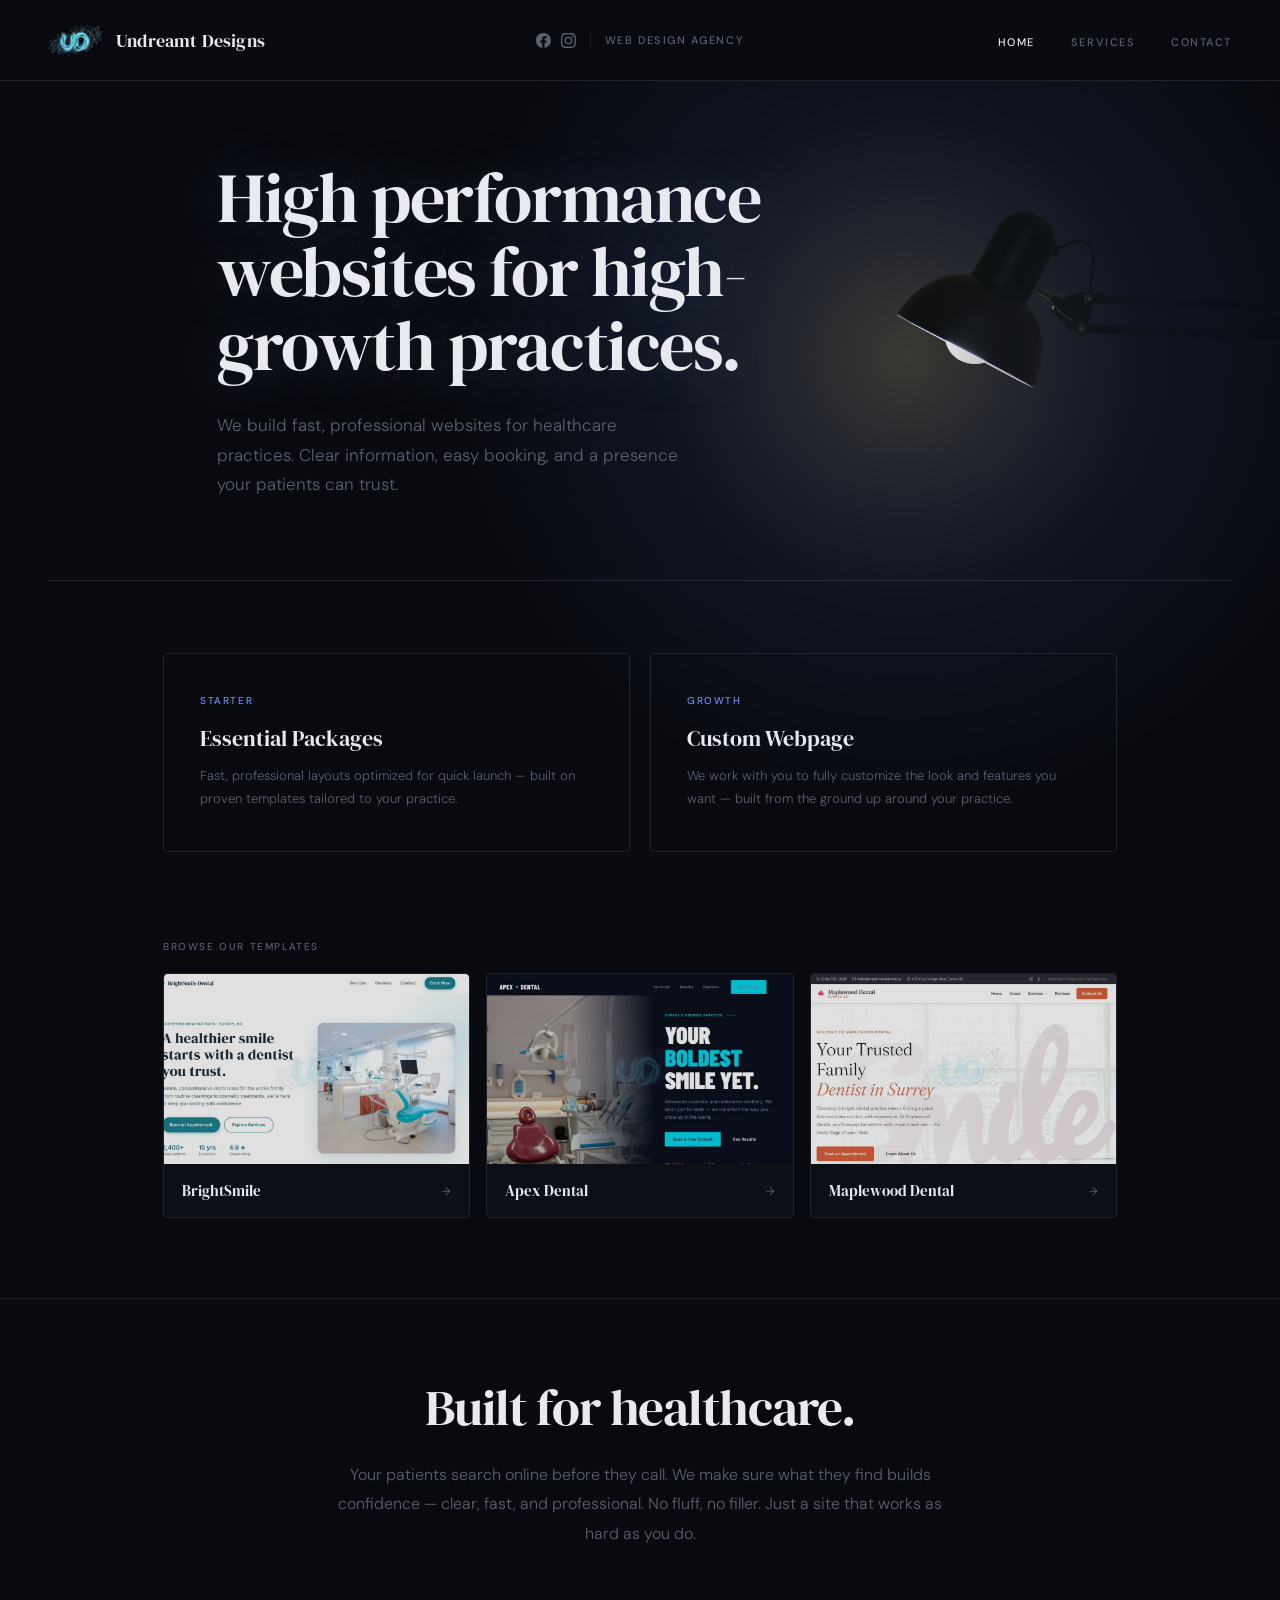
<file: index.html>
<!DOCTYPE html>
<html lang="en">
<head>
  <meta charset="UTF-8" />
  <meta name="viewport" content="width=device-width, initial-scale=1.0" />
  <title>Undreamt Designs</title>
  <link rel="preconnect" href="https://fonts.googleapis.com" />
  <link rel="preconnect" href="https://fonts.gstatic.com" crossorigin />
  <link href="https://fonts.googleapis.com/css2?family=DM+Serif+Display&family=DM+Sans:wght@300;400;500&display=swap" rel="stylesheet" />
  <link rel="stylesheet" href="style.css" />
  <style>
    html { scroll-behavior: smooth; }

    /* ═══════════════════════════════════
       NAV CENTER GROUP (desktop only)
    ═══════════════════════════════════ */
    .nav-center {
      position: absolute;
      left: 50%;
      transform: translateX(-50%);
      display: flex;
      align-items: center;
      gap: 14px;
    }

    .nav-social {
      display: flex;
      align-items: center;
      gap: 10px;
    }

    .nav-social a {
      display: flex;
      align-items: center;
      justify-content: center;
      color: #5A6070;
      transition: color 0.2s ease;
      text-decoration: none;
    }

    .nav-social a:hover { color: #E8EAF0; }

    .nav-social svg {
      width: 15px;
      height: 15px;
      fill: currentColor;
    }

    .nav-agency-label {
      font-size: 11px;
      font-weight: 500;
      letter-spacing: 0.14em;
      text-transform: uppercase;
      color: #5A6070;
    }

    .nav-divider {
      width: 1px;
      height: 14px;
      background: #1E2330;
    }

    /* Mobile social row — hidden on desktop */
    .nav-mobile-social-row {
      display: none;
    }

    /* ═══════════════════════════════════
       TEMPLATE SHOWCASE
    ═══════════════════════════════════ */
    .templates-section {
      max-width: 1050px;
      margin: 0 auto;
      padding: 0 48px 80px;
    }

    .templates-label {
      font-size: 10px;
      font-weight: 500;
      letter-spacing: 0.16em;
      text-transform: uppercase;
      color: #5A6070;
      margin-bottom: 20px;
      padding-top: 8px;
    }

    .templates-grid {
      display: grid;
      grid-template-columns: repeat(3, 1fr);
      gap: 16px;
    }

    .template-card {
      border: 1px solid #1E2330;
      border-radius: 4px;
      overflow: visible;
      transition: transform 0.3s cubic-bezier(0.34, 1.56, 0.64, 1),
                  box-shadow 0.3s ease,
                  border-color 0.25s ease;
      position: relative;
      background: #0D0F16;
    }

    .template-card:hover {
      transform: scale(1.045) translateY(-6px);
      box-shadow: 0 24px 48px rgba(0,0,0,0.55);
      border-color: #6C8EF5;
      z-index: 10;
    }

    .template-thumb-wrap {
      overflow: hidden;
      border-radius: 4px 4px 0 0;
      position: relative;
      display: block;
    }

    .template-thumb-wrap::after {
      content: '';
      position: absolute;
      inset: 0;
      background-image: url('logo-trimmed.png');
      background-repeat: no-repeat;
      background-position: center;
      background-size: 28%;
      opacity: 0.18;
      pointer-events: none;
    }

    .template-thumb {
      width: 100%;
      aspect-ratio: 16 / 10;
      object-fit: cover;
      object-position: center top;
      display: block;
      filter: brightness(0.88);
      transition: filter 0.3s ease;
    }

    .template-card:hover .template-thumb { filter: brightness(1); }

    .template-summary {
      padding: 16px 18px;
      display: flex;
      justify-content: space-between;
      align-items: center;
      cursor: pointer;
      user-select: none;
    }

    .template-name {
      font-family: 'DM Serif Display', serif;
      font-size: 15px;
      font-weight: 400;
      color: #E8EAF0;
    }

    .template-expand-icon {
      font-size: 11px;
      color: #5A6070;
      transition: transform 0.3s ease;
      display: inline-block;
    }

    details.template-card[open] .template-expand-icon {
      transform: rotate(90deg);
    }

    .template-detail {
      padding: 0 18px 20px;
      border-top: 1px solid #1E2330;
    }

    .template-detail p {
      font-size: 12px;
      font-weight: 300;
      color: #5A6070;
      line-height: 1.7;
      margin-bottom: 14px;
      padding-top: 14px;
    }

    .template-detail a {
      display: inline-block;
      font-size: 11px;
      font-weight: 500;
      color: #6C8EF5;
      letter-spacing: 0.07em;
      text-decoration: none;
      border-bottom: 1px solid #6C8EF5;
      padding-bottom: 2px;
    }

    .template-detail a:hover { opacity: 0.75; }

    details summary { list-style: none; }
    details summary::-webkit-details-marker { display: none; }

    /* ═══════════════════════════════════
       MOBILE OVERRIDES
    ═══════════════════════════════════ */
    @media (max-width: 768px) {
      /* Hide desktop center group */
      .nav-center { display: none; }

      /* Social icons sit on their own row below the nav links */
      .nav-mobile-social-row {
        display: flex;
        align-items: center;
        gap: 16px;
        width: 100%;
        padding-top: 4px;
        border-top: 1px solid #1E2330;
        margin-top: 2px;
      }

      .nav-mobile-social-row a {
        display: flex;
        align-items: center;
        color: #5A6070;
        text-decoration: none;
        transition: color 0.2s ease;
      }

      .nav-mobile-social-row a:hover { color: #E8EAF0; }

      .nav-mobile-social-row svg {
        width: 15px;
        height: 15px;
        fill: currentColor;
      }

      /* Templates */
      .templates-section { padding: 0 20px 60px; }
      .templates-grid {
        grid-template-columns: 1fr;
        gap: 14px;
      }
      .template-card:hover { transform: none; }
    }

    @media (max-width: 480px) {
      .templates-section { padding: 0 16px 52px; }
    }
  </style>
  <script>
    // Ensure #services anchor scrolls within page on all devices
    document.addEventListener('DOMContentLoaded', function() {
      var servicesLink = document.querySelector('a[href="#services"]');
      if (servicesLink) {
        servicesLink.addEventListener('click', function(e) {
          e.preventDefault();
          var target = document.getElementById('services');
          if (target) {
            target.scrollIntoView({ behavior: 'smooth' });
          }
        });
      }
    });
  </script>
</head>
<body>

  <nav>
    <div class="logo-container">
      <img src="logo-trimmed.png" class="logo-img" alt="Undreamt Designs logo" />
      <span class="logo-text">Undreamt Designs</span>
    </div>

    <!-- Desktop: icons + label centred in nav -->
    <div class="nav-center">
      <div class="nav-social">
        <a href="https://www.facebook.com/profile.php?id=61591300474816" target="_blank" rel="noopener" aria-label="Facebook">
          <svg viewBox="0 0 24 24" xmlns="http://www.w3.org/2000/svg"><path d="M24 12.073C24 5.405 18.627 0 12 0S0 5.405 0 12.073C0 18.1 4.388 23.094 10.125 24v-8.437H7.078v-3.49h3.047V9.41c0-3.025 1.792-4.697 4.533-4.697 1.313 0 2.686.235 2.686.235v2.97h-1.514c-1.491 0-1.956.93-1.956 1.887v2.268h3.328l-.532 3.49h-2.796V24C19.612 23.094 24 18.1 24 12.073z"/></svg>
        </a>
        <a href="https://www.instagram.com/undreamt_designs/" target="_blank" rel="noopener" aria-label="Instagram">
          <svg viewBox="0 0 24 24" xmlns="http://www.w3.org/2000/svg"><path d="M12 2.163c3.204 0 3.584.012 4.85.07 3.252.148 4.771 1.691 4.919 4.919.058 1.265.069 1.645.069 4.849 0 3.205-.012 3.584-.069 4.849-.149 3.225-1.664 4.771-4.919 4.919-1.266.058-1.644.07-4.85.07-3.204 0-3.584-.012-4.849-.07-3.26-.149-4.771-1.699-4.919-4.92-.058-1.265-.07-1.644-.07-4.849 0-3.204.013-3.583.07-4.849.149-3.227 1.664-4.771 4.919-4.919 1.266-.057 1.645-.069 4.849-.069zM12 0C8.741 0 8.333.014 7.053.072 2.695.272.273 2.69.073 7.052.014 8.333 0 8.741 0 12c0 3.259.014 3.668.072 4.948.2 4.358 2.618 6.78 6.98 6.98C8.333 23.986 8.741 24 12 24c3.259 0 3.668-.014 4.948-.072 4.354-.2 6.782-2.618 6.979-6.98.059-1.28.073-1.689.073-4.948 0-3.259-.014-3.667-.072-4.947-.196-4.354-2.617-6.78-6.979-6.98C15.668.014 15.259 0 12 0zm0 5.838a6.162 6.162 0 100 12.324 6.162 6.162 0 000-12.324zM12 16a4 4 0 110-8 4 4 0 010 8zm6.406-11.845a1.44 1.44 0 100 2.881 1.44 1.44 0 000-2.881z"/></svg>
        </a>
      </div>
      <div class="nav-divider"></div>
      <span class="nav-agency-label">Web Design Agency</span>
    </div>

    <ul>
      <li><a href="index.html" class="active">Home</a></li>
      <li><a href="#services">Services</a></li>
      <li><a href="contact.html">Contact</a></li>
    </ul>

    <!-- Mobile: icons on their own row below the links -->
    <div class="nav-mobile-social-row">
      <a href="https://www.facebook.com/profile.php?id=61591300474816" target="_blank" rel="noopener" aria-label="Facebook">
        <svg viewBox="0 0 24 24" xmlns="http://www.w3.org/2000/svg"><path d="M24 12.073C24 5.405 18.627 0 12 0S0 5.405 0 12.073C0 18.1 4.388 23.094 10.125 24v-8.437H7.078v-3.49h3.047V9.41c0-3.025 1.792-4.697 4.533-4.697 1.313 0 2.686.235 2.686.235v2.97h-1.514c-1.491 0-1.956.93-1.956 1.887v2.268h3.328l-.532 3.49h-2.796V24C19.612 23.094 24 18.1 24 12.073z"/></svg>
      </a>
      <a href="https://www.instagram.com/undreamt_designs/" target="_blank" rel="noopener" aria-label="Instagram">
        <svg viewBox="0 0 24 24" xmlns="http://www.w3.org/2000/svg"><path d="M12 2.163c3.204 0 3.584.012 4.85.07 3.252.148 4.771 1.691 4.919 4.919.058 1.265.069 1.645.069 4.849 0 3.205-.012 3.584-.069 4.849-.149 3.225-1.664 4.771-4.919 4.919-1.266.058-1.644.07-4.85.07-3.204 0-3.584-.012-4.849-.07-3.26-.149-4.771-1.699-4.919-4.92-.058-1.265-.07-1.644-.07-4.849 0-3.204.013-3.583.07-4.849.149-3.227 1.664-4.771 4.919-4.919 1.266-.057 1.645-.069 4.849-.069zM12 0C8.741 0 8.333.014 7.053.072 2.695.272.273 2.69.073 7.052.014 8.333 0 8.741 0 12c0 3.259.014 3.668.072 4.948.2 4.358 2.618 6.78 6.98 6.98C8.333 23.986 8.741 24 12 24c3.259 0 3.668-.014 4.948-.072 4.354-.2 6.782-2.618 6.979-6.98.059-1.28.073-1.689.073-4.948 0-3.259-.014-3.667-.072-4.947-.196-4.354-2.617-6.78-6.979-6.98C15.668.014 15.259 0 12 0zm0 5.838a6.162 6.162 0 100 12.324 6.162 6.162 0 000-12.324zM12 16a4 4 0 110-8 4 4 0 010 8zm6.406-11.845a1.44 1.44 0 100 2.881 1.44 1.44 0 000-2.881z"/></svg>
      </a>
    </div>
  </nav>

  <section class="hero">
    <div class="hero-text">
      <h1>High performance websites for high-growth practices.</h1>
      <p>We build fast, professional websites for healthcare practices. Clear information, easy booking, and a presence your patients can trust.</p>
    </div>
    <div class="hero-lamp">
      <img src="lamp.png" alt="" aria-hidden="true" class="lamp-img" />
    </div>
  </section>

  <hr class="section-divider" />

  <div id="services"></div>

  <section class="tiers">
    <div class="tier-card">
      <div class="tier-label">Starter</div>
      <h3>Essential Packages</h3>
      <p>Fast, professional layouts optimized for quick launch — built on proven templates tailored to your practice.</p>
    </div>
    <div class="tier-card">
      <div class="tier-label">Growth</div>
      <h3>Custom Webpage</h3>
      <p>We work with you to fully customize the look and features you want — built from the ground up around your practice.</p>
    </div>
  </section>

  <div class="templates-section">
    <p class="templates-label">Browse our templates</p>
    <div class="templates-grid">

      <details class="template-card">
        <summary>
          <a href="https://fabo345-max.github.io/Dental-template-1/" target="_blank" class="template-thumb-wrap">
            <img src="template1.jpg" alt="BrightSmile template" class="template-thumb" />
          </a>
          <div class="template-summary">
            <span class="template-name">BrightSmile</span>
            <span class="template-expand-icon">→</span>
          </div>
        </summary>
        <div class="template-detail">
          <p>A clean, light dental practice site with a warm family feel. Includes appointment booking, services overview, and patient stats.</p>
          <a href="https://fabo345-max.github.io/Dental-template-1/" target="_blank">View live →</a>
        </div>
      </details>

      <details class="template-card">
        <summary>
          <a href="https://fabo345-max.github.io/Dental-template-2/" target="_blank" class="template-thumb-wrap">
            <img src="template2.jpg" alt="Apex Dental template" class="template-thumb" />
          </a>
          <div class="template-summary">
            <span class="template-name">Apex Dental</span>
            <span class="template-expand-icon">→</span>
          </div>
        </summary>
        <div class="template-detail">
          <p>Bold and modern dark design. Built for cosmetic and restorative practices that want to make a strong first impression.</p>
          <a href="https://fabo345-max.github.io/Dental-template-2/" target="_blank">View live →</a>
        </div>
      </details>

      <details class="template-card">
        <summary>
          <a href="https://fabo345-max.github.io/Dental-template-3/" target="_blank" class="template-thumb-wrap">
            <img src="template3.jpg" alt="Maplewood Dental template" class="template-thumb" />
          </a>
          <div class="template-summary">
            <span class="template-name">Maplewood Dental</span>
            <span class="template-expand-icon">→</span>
          </div>
        </summary>
        <div class="template-detail">
          <p>Warm and welcoming family practice design. Emphasizes trust, community, and accessibility with a classic Surrey feel.</p>
          <a href="https://fabo345-max.github.io/Dental-template-3/" target="_blank">View live →</a>
        </div>
      </details>

    </div>
  </div>

  <section class="about">
    <div class="about-inner">
      <h2>Built for healthcare.</h2>
      <p>Your patients search online before they call. We make sure what they find builds confidence — clear, fast, and professional. No fluff, no filler. Just a site that works as hard as you do.</p>
    </div>
  </section>

</body>
</html>
</file>
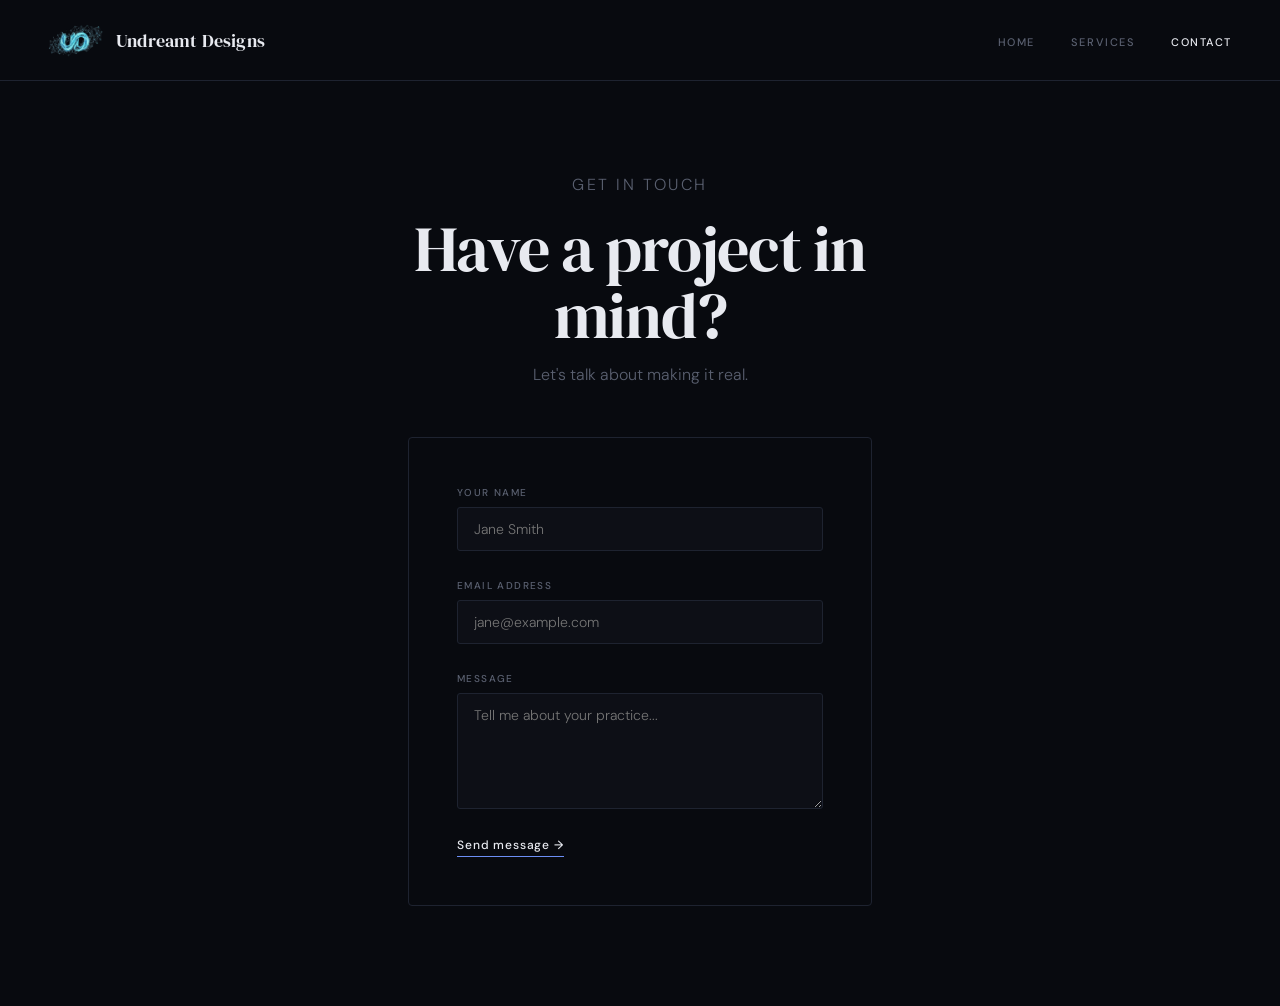
<file: contact.html>
<!DOCTYPE html>
<html lang="en">
<head>
  <meta charset="UTF-8" />
  <meta name="viewport" content="width=device-width, initial-scale=1.0" />
  <title>Contact — Undreamt Designs</title>
  <link rel="preconnect" href="https://fonts.googleapis.com" />
  <link rel="preconnect" href="https://fonts.gstatic.com" crossorigin />
  <link href="https://fonts.googleapis.com/css2?family=DM+Serif+Display&family=DM+Sans:wght@300;400;500&display=swap" rel="stylesheet" />
  <link rel="stylesheet" href="style.css" />
  <style>
    /* Override page-hero to match contact form width and center */
    .contact-page-hero {
      max-width: 560px;
      margin: 0 auto;
      padding: 90px 48px 48px;
      text-align: center;
    }

    .contact-page-hero .eyebrow {
      margin-bottom: 16px;
    }

    .contact-page-hero h1 {
      font-family: 'DM Serif Display', serif;
      font-size: clamp(2.4rem, 5vw, 4rem);
      font-weight: 400;
      color: #E8EAF0;
      letter-spacing: -0.02em;
      line-height: 1.05;
      margin-bottom: 12px;
    }

    .contact-page-hero p {
      font-size: 16px;
      font-weight: 300;
      color: #5A6070;
      line-height: 1.75;
    }

    @media (max-width: 768px) {
      .contact-page-hero {
        padding: 60px 20px 36px;
      }
    }
  </style>
</head>
<body>

  <nav>
    <div class="logo-container">
      <img src="logo-trimmed.png" class="logo-img" alt="Undreamt Designs logo" />
      <span class="logo-text">Undreamt Designs</span>
    </div>
    <ul>
      <li><a href="index.html">Home</a></li>
      <li><a href="services.html">Services</a></li>
      <li><a href="contact.html" class="active">Contact</a></li>
    </ul>
  </nav>

  <div class="contact-page-hero">
    <p class="eyebrow">Get in touch</p>
    <h1>Have a project in mind?</h1>
    <p>Let's talk about making it real.</p>
  </div>

  <section class="contact-section">
    <div class="contact-card">
      <div class="contact-field">
        <label for="name">Your Name</label>
        <input type="text" id="name" placeholder="Jane Smith" />
      </div>
      <div class="contact-field">
        <label for="email">Email Address</label>
        <input type="email" id="email" placeholder="jane@example.com" />
      </div>
      <div class="contact-field">
        <label for="message">Message</label>
        <textarea id="message" rows="5" placeholder="Tell me about your practice..."></textarea>
      </div>
      <button>Send message →</button>
    </div>
  </section>

</body>
</html>
</file>
<file: style.css>
/* ── Reset & Base ── */
* {
  margin: 0;
  padding: 0;
  box-sizing: border-box;
}

body {
  font-family: 'DM Sans', sans-serif;
  background-color: #080A0F;
  color: #E8EAF0;
  min-height: 100vh;
}

/* ── Nav ── */
nav {
  display: flex;
  justify-content: space-between;
  align-items: center;
  padding: 22px 48px;
  border-bottom: 1px solid #1E2330;
  background-color: #080A0F;
  position: sticky;
  top: 0;
  z-index: 100;
}

.logo-container {
  display: flex;
  align-items: center;
  gap: 12px;
}

.logo-img {
  height: 36px;
  width: auto;
  display: block;
}

.logo-text {
  font-family: 'DM Serif Display', serif;
  font-size: 18px;
  font-weight: 400;
  color: #E8EAF0;
  letter-spacing: 0.01em;
}

nav ul {
  display: flex;
  gap: 36px;
  list-style: none;
  padding: 0;
  margin: 0;
}

nav ul a {
  font-size: 11px;
  font-weight: 500;
  letter-spacing: 0.14em;
  text-transform: uppercase;
  color: #5A6070;
  text-decoration: none;
  transition: color 0.2s ease;
}

nav ul a:hover,
nav ul a.active {
  color: #E8EAF0;
}

/* ── Hero ── */
.hero {
  max-width: 1050px;
  margin: 0 auto;
  padding: 80px 48px;
  position: relative;
  min-height: 480px;
  display: flex;
  align-items: center;
  justify-content: flex-end;
  overflow: visible;
}

.hero-text {
  position: relative;
  z-index: 3;
  max-width: 620px;
  margin-right: 280px;
}

.hero-lamp {
  position: absolute;
  right: -120px;
  top: 50%;
  transform: translateY(-50%);
  width: 520px;
  pointer-events: none;
  z-index: 1;
  -webkit-mask-image: linear-gradient(
    to right,
    black 0%,
    black 30%,
    rgba(0,0,0,0.6) 55%,
    rgba(0,0,0,0.2) 75%,
    transparent 100%
  );
  mask-image: linear-gradient(
    to right,
    black 0%,
    black 30%,
    rgba(0,0,0,0.6) 55%,
    rgba(0,0,0,0.2) 75%,
    transparent 100%
  );
}

.lamp-img {
  width: 100%;
  display: block;
  opacity: 0.92;
  mix-blend-mode: screen;
}

.hero::after {
  content: '';
  position: absolute;
  right: 260px;
  top: 55%;
  width: 900px;
  height: 900px;
  background: radial-gradient(
    circle,
    rgba(255, 245, 190, 0.20) 0%,
    rgba(220, 225, 255, 0.13) 18%,
    rgba(108, 142, 245, 0.08) 38%,
    rgba(108, 142, 245, 0.03) 58%,
    transparent 72%
  );
  transform: translate(50%, -50%);
  pointer-events: none;
  z-index: 0;
}

.eyebrow {
  font-size: 11px;
  font-weight: 500;
  letter-spacing: 0.16em;
  text-transform: uppercase;
  color: #6C8EF5;
  margin-bottom: 28px;
}

.hero h1 {
  font-family: 'DM Serif Display', serif;
  font-size: clamp(2.8rem, 5.5vw, 4.8rem);
  font-weight: 400;
  line-height: 1.05;
  letter-spacing: -0.02em;
  color: #E8EAF0;
  margin-bottom: 28px;
  text-shadow:
    0 0 60px rgba(200, 215, 255, 0.22),
    0 0 120px rgba(150, 180, 255, 0.1);
}

.hero p {
  font-size: 17px;
  font-weight: 300;
  color: #5A6070;
  line-height: 1.75;
  max-width: 480px;
  margin-bottom: 0;
}

/* ── CTA Link-style Button ── */
.cta-button {
  display: inline-block;
  font-size: 12px;
  font-weight: 500;
  color: #E8EAF0;
  text-decoration: none;
  border-bottom: 1px solid #6C8EF5;
  padding-bottom: 3px;
  letter-spacing: 0.07em;
  transition: color 0.2s ease;
}

.cta-button:hover {
  color: #6C8EF5;
}

/* ── Section Divider ── */
.section-divider {
  border: none;
  border-top: 1px solid #1E2330;
  margin: 0 48px;
}

/* ── Tier Cards ── */
.tiers {
  max-width: 1050px;
  margin: 0 auto;
  padding: 72px 48px 80px;
  display: grid;
  grid-template-columns: repeat(2, 1fr);
  gap: 20px;
}

.tier-card {
  border: 1px solid #1E2330;
  border-radius: 4px;
  padding: 40px 36px;
}

.tier-label {
  font-size: 10px;
  font-weight: 500;
  letter-spacing: 0.16em;
  text-transform: uppercase;
  color: #6C8EF5;
  margin-bottom: 16px;
}

.tier-card h3 {
  font-family: 'DM Serif Display', serif;
  font-size: 22px;
  font-weight: 400;
  color: #E8EAF0;
  margin-bottom: 12px;
}

.tier-card p {
  font-size: 13px;
  font-weight: 300;
  color: #5A6070;
  line-height: 1.75;
}

/* ── About ── */
.about {
  border-top: 1px solid #1E2330;
  padding: 80px 48px 100px;
  text-align: center;
}

.about-inner {
  max-width: 620px;
  margin: 0 auto;
}

.about-inner h2 {
  font-family: 'DM Serif Display', serif;
  font-size: clamp(2rem, 4vw, 3.2rem);
  font-weight: 400;
  color: #E8EAF0;
  letter-spacing: -0.02em;
  line-height: 1.1;
  margin-bottom: 24px;
}

.about-inner p {
  font-size: 16px;
  font-weight: 300;
  color: #5A6070;
  line-height: 1.85;
}

/* ── Inner Page Hero ── */
.page-hero {
  max-width: 700px;
  margin: 0 auto;
  padding: 90px 48px 60px;
}

.page-hero h1 {
  font-family: 'DM Serif Display', serif;
  font-size: clamp(2.4rem, 5vw, 4rem);
  font-weight: 400;
  color: #E8EAF0;
  letter-spacing: -0.02em;
  line-height: 1.05;
  margin-bottom: 20px;
}

.page-hero p {
  font-size: 16px;
  font-weight: 300;
  color: #5A6070;
  line-height: 1.75;
}

/* ── Services Grid ── */
.services-grid {
  max-width: 1050px;
  margin: 0 auto;
  padding: 0 48px 60px;
  display: grid;
  grid-template-columns: repeat(2, 1fr);
  gap: 20px;
}

.service-card {
  border: 1px solid #1E2330;
  border-radius: 4px;
  overflow: hidden;
  transition: border-color 0.25s ease;
}

.service-card:hover {
  border-color: #6C8EF5;
}

.service-icon {
  width: 100%;
  aspect-ratio: 4 / 3;
  object-fit: cover;
  object-position: center top;
  display: block;
  filter: brightness(0.85);
}

.service-card-body {
  padding: 28px 28px 32px;
}

.service-card h3 {
  font-family: 'DM Serif Display', serif;
  font-size: 19px;
  font-weight: 400;
  color: #E8EAF0;
  margin-bottom: 10px;
}

.service-card p {
  font-size: 13px;
  font-weight: 300;
  color: #5A6070;
  line-height: 1.75;
}

/* ── Services CTA Row ── */
.cta-row {
  text-align: center;
  padding: 20px 48px 100px;
}

/* ── Contact Form ── */
.contact-section {
  max-width: 560px;
  margin: 0 auto;
  padding: 0 48px 100px;
}

.contact-card {
  border: 1px solid #1E2330;
  border-radius: 4px;
  padding: 48px;
  display: flex;
  flex-direction: column;
  gap: 28px;
}

.contact-field {
  display: flex;
  flex-direction: column;
  gap: 8px;
}

label {
  font-size: 10px;
  font-weight: 500;
  letter-spacing: 0.14em;
  text-transform: uppercase;
  color: #5A6070;
}

input,
textarea {
  background-color: #0D0F16;
  border: 1px solid #1E2330;
  border-radius: 3px;
  padding: 12px 16px;
  color: #E8EAF0;
  font-family: 'DM Sans', sans-serif;
  font-size: 14px;
  font-weight: 300;
  outline: none;
  transition: border-color 0.2s ease;
  resize: vertical;
  width: 100%;
}

input:focus,
textarea:focus {
  border-color: #6C8EF5;
}

.contact-card button {
  display: inline-block;
  font-size: 12px;
  font-weight: 500;
  color: #E8EAF0;
  letter-spacing: 0.07em;
  background: none;
  border: none;
  border-bottom: 1px solid #6C8EF5;
  padding-bottom: 3px;
  cursor: pointer;
  transition: color 0.2s ease;
  align-self: flex-start;
  font-family: 'DM Sans', sans-serif;
}

.contact-card button:hover {
  color: #6C8EF5;
}

/* ══════════════════════════════════════════
   MOBILE RESPONSIVE — max 768px
   ══════════════════════════════════════════ */
@media (max-width: 768px) {

  /* ── Nav ── */
  nav {
    padding: 16px 20px;
    flex-wrap: wrap;
    gap: 12px;
  }

  .logo-text {
    font-size: 15px;
  }

  .logo-img {
    height: 28px;
  }

  .nav-agency-label,
  .nav-center {
    display: none;
  }

  nav ul {
    gap: 18px;
    align-items: center;
  }

  nav ul a {
    font-size: 10px;
  }

  /* Social icons after nav links on mobile */
  .nav-mobile-social {
    display: flex;
    align-items: center;
    gap: 14px;
    padding-left: 6px;
    border-left: 1px solid #1E2330;
  }

  .nav-mobile-social a {
    display: flex;
    align-items: center;
    color: #5A6070;
    text-decoration: none;
    transition: color 0.2s ease;
  }

  .nav-mobile-social a:hover {
    color: #E8EAF0;
  }

  .nav-mobile-social svg {
    width: 14px;
    height: 14px;
    fill: currentColor;
  }

  /* ── Hero ── */
  .hero {
    padding: 48px 20px 40px;
    min-height: auto;
    flex-direction: column;
    align-items: flex-start;
    justify-content: flex-start;
    overflow: visible;
  }

  .hero-text {
    max-width: 100%;
    margin-right: 0;
    z-index: 2;
    position: relative;
  }

  /* Lamp sits top-right, inline with h1 */
  .hero-lamp {
    display: block;
    position: absolute;
    right: -40px;
    top: 48px;
    transform: none;
    width: 60vw;
    max-width: 260px;
    pointer-events: none;
    z-index: 1;
    opacity: 0.8;
    -webkit-mask-image: linear-gradient(
      to left,
      transparent 0%,
      rgba(0,0,0,0.5) 30%,
      black 70%,
      black 100%
    );
    mask-image: linear-gradient(
      to left,
      transparent 0%,
      rgba(0,0,0,0.5) 30%,
      black 70%,
      black 100%
    );
  }

  .hero-lamp .lamp-img {
    mix-blend-mode: screen;
  }

  /* Glow tracks bulb opening (bottom-left of lamp shade)
     Lamp top:48px, 60vw wide, right:-40px
     Bulb x: 22% from left of lamp = lamp_left + 60vw*0.22
       lamp_left = 100vw - 60vw + 40px = 40vw + 40px
       bulb_x from left = 40vw + 40px + 13.2vw = 53.2vw + 40px
       bulb from right = 46.8vw - 40px → right: calc(47vw - 40px)
     Bulb y: 68% from top of lamp image
       lamp height = 60vw/1.5 = 40vw
       bulb_y from hero top = 48px + 40vw*0.68 = 48px + 27.2vw → top: calc(48px + 27vw)
  */
  .hero::after {
    display: block;
    right: calc(47vw - 40px);
    top: calc(48px + 27vw);
    width: 260px;
    height: 260px;
    background: radial-gradient(
      circle,
      rgba(255, 245, 190, 0.28) 0%,
      rgba(220, 225, 255, 0.15) 18%,
      rgba(108, 142, 245, 0.07) 40%,
      transparent 68%
    );
    transform: translate(50%, -50%);
  }

  .hero h1 {
    font-size: clamp(2rem, 9vw, 2.8rem);
    margin-bottom: 16px;
  }

  .hero p {
    font-size: 15px;
    max-width: 100%;
  }

  /* ── Section divider ── */
  .section-divider {
    margin: 0 20px;
  }

  /* ── Tier cards ── */
  .tiers {
    padding: 40px 20px 48px;
    grid-template-columns: 1fr;
    gap: 14px;
  }

  .tier-card {
    padding: 28px 24px;
  }

  /* ── Templates section ── */
  .templates-section {
    padding: 0 20px 60px;
  }

  .templates-grid {
    grid-template-columns: 1fr;
    gap: 14px;
  }

  /* ── About ── */
  .about {
    padding: 60px 20px 72px;
  }

  /* ── Page hero (services/contact inner pages) ── */
  .page-hero {
    padding: 60px 20px 40px;
  }

  .page-hero h1 {
    font-size: clamp(2rem, 8vw, 2.8rem);
  }

  /* ── Services grid ── */
  .services-grid {
    padding: 0 20px 48px;
    grid-template-columns: 1fr;
  }

  /* ── CTA row ── */
  .cta-row {
    padding: 0 20px 80px;
  }

  /* ── Contact form ── */
  .contact-section {
    padding: 0 20px 80px;
  }

  .contact-card {
    padding: 28px 20px;
  }
}

/* ══════════════════════════════════════════
   SMALL MOBILE — max 480px
   ══════════════════════════════════════════ */
@media (max-width: 480px) {

  nav ul {
    gap: 12px;
  }

  .logo-text {
    font-size: 13px;
  }

  .hero h1 {
    font-size: 1.9rem;
  }

  .tier-card h3 {
    font-size: 19px;
  }

  .about-inner h2 {
    font-size: 1.8rem;
  }
}
</file>
